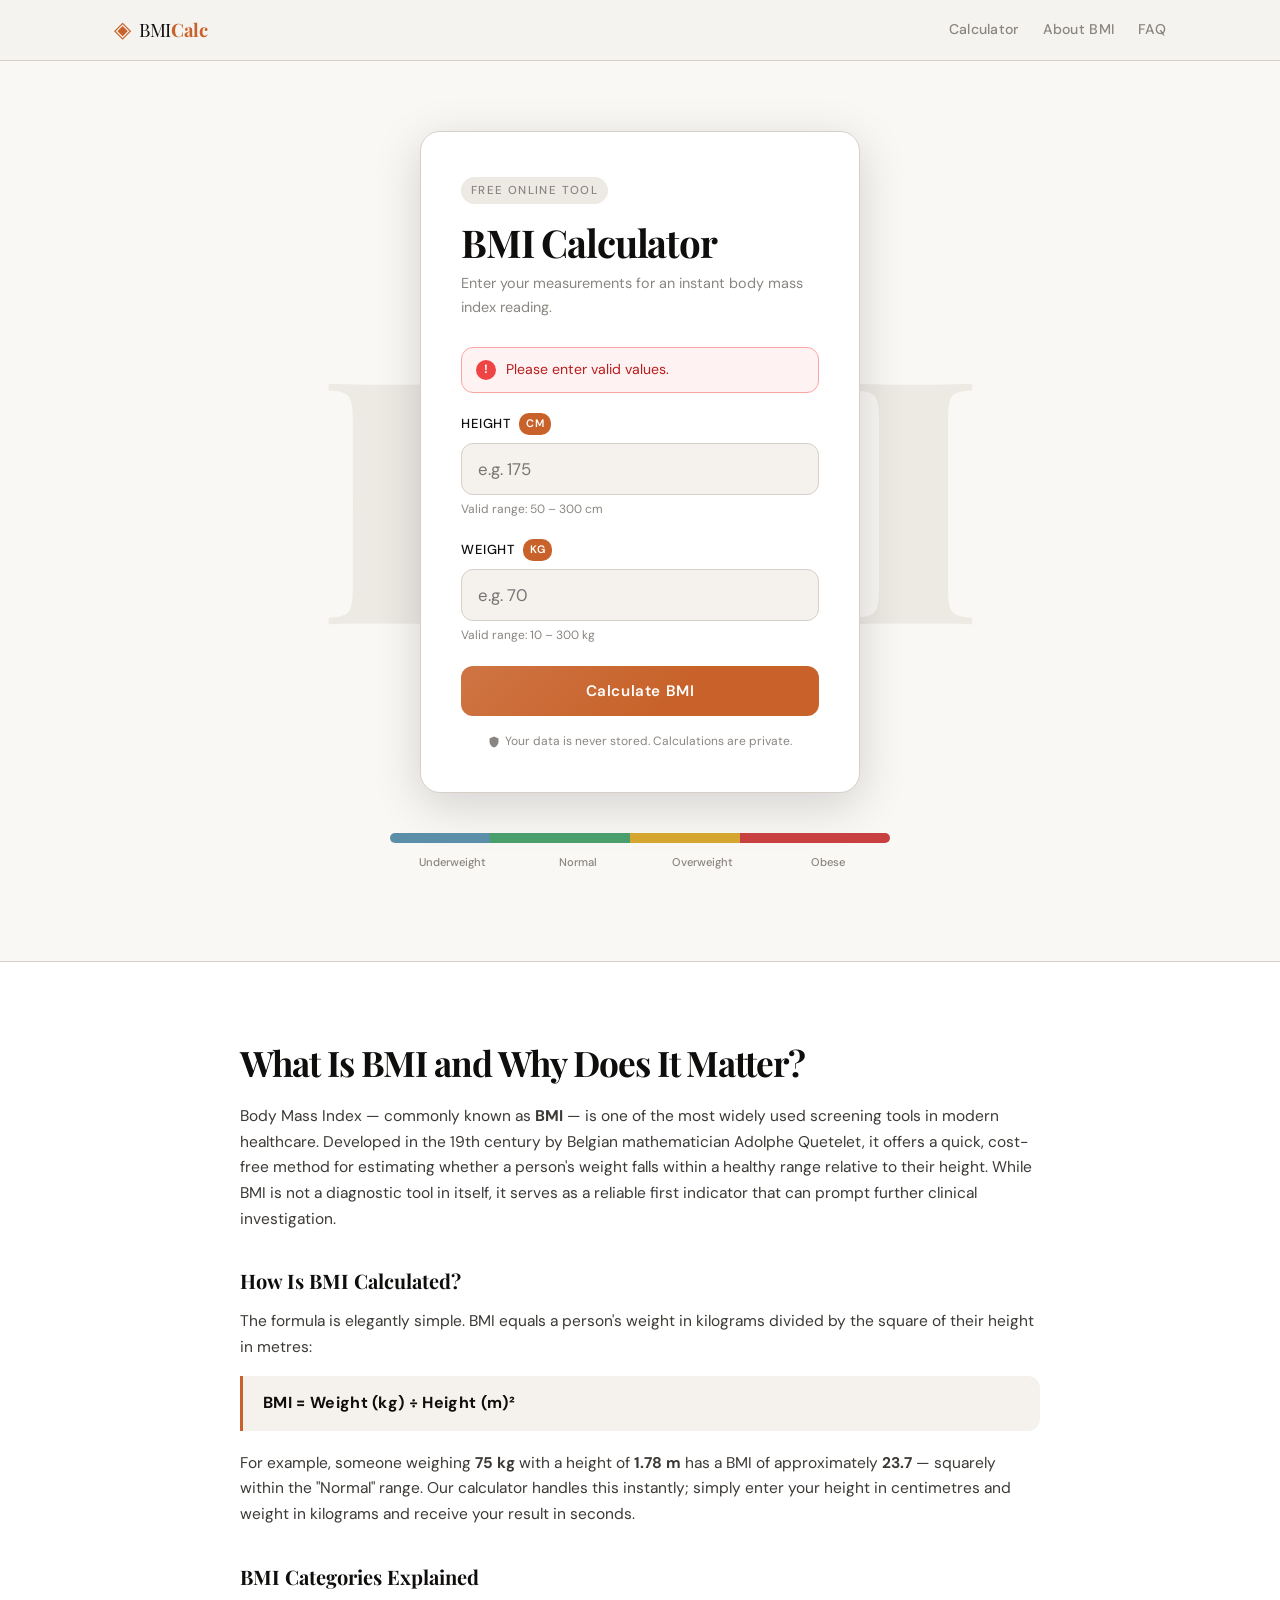
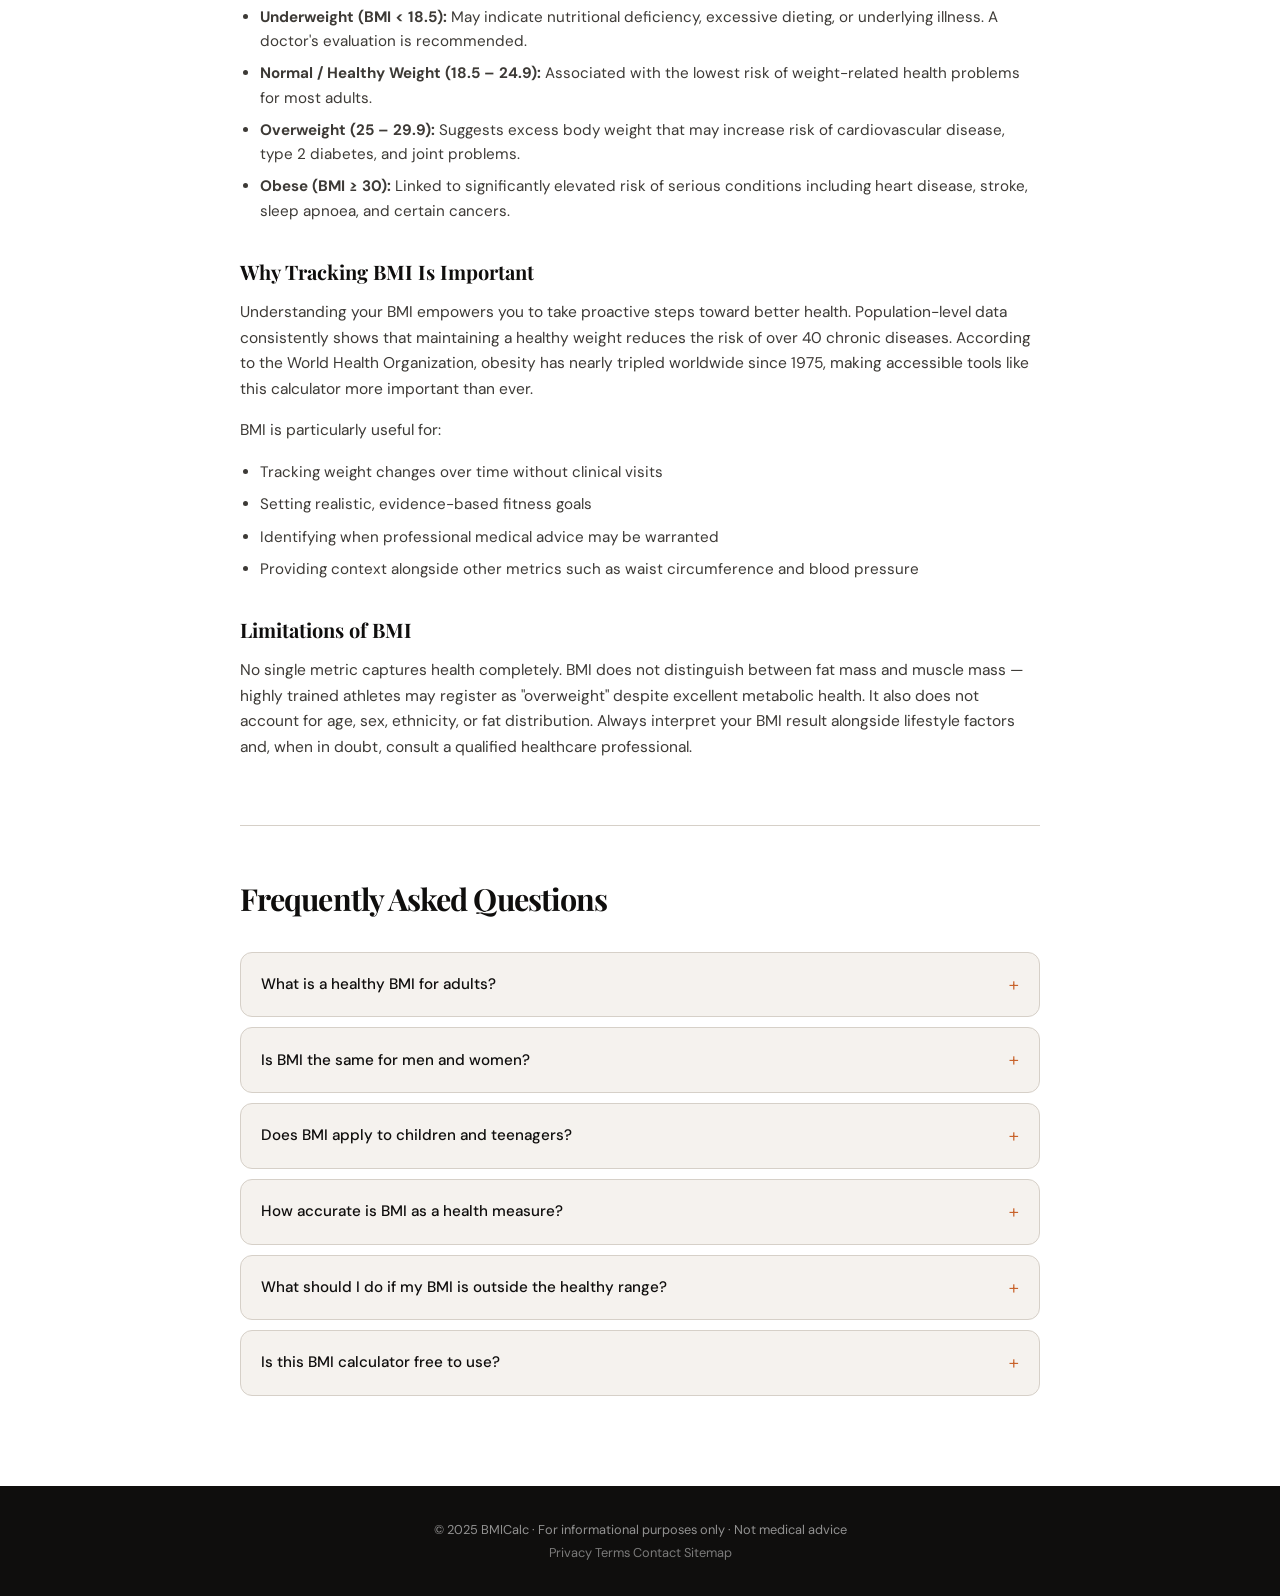
<file: index.html>
<!DOCTYPE html>
<html lang="en">
<head>
  <!-- ============================================================
       SEO META TAGS
       ============================================================ -->
  
  <script async src="https://pagead2.googlesyndication.com/pagead/js/adsbygoogle.js?client=ca-pub-6510553016832156"
     crossorigin="anonymous"></script>     
  <meta charset="UTF-8" />
  <meta name="keywords" content="BMI calculator, BMI India, BMI Bengali, free BMI calculator">
<link rel="canonical" href="https://bmi-calculator-no1.vercel.app/">
  <meta name="viewport" content="width=device-width, initial-scale=1.0" />
  <title>Free BMI Calculator Online – Instant Body Mass Index Check</title>
  <meta name="description" content="Use our free BMI calculator to instantly check your Body Mass Index. Enter your height and weight to get your BMI score and health category. Fast, accurate, and private." />
  <meta name="keywords" content="BMI calculator, body mass index, BMI checker, healthy weight, BMI chart, calculate BMI online" />
  <meta name="robots" content="index, follow" />
  <meta name="author" content="BMI Calculator" />
  <link rel="canonical" href="https://your-domain.com/" />
 <meta name="google-site-verification" content="m1uzNxzSzxL2R9a_wvh1OQazvN68VQB98Q0HU4GKK0U" />
  <!-- Open Graph -->
  <meta property="og:title" content="Free BMI Calculator Online" />
  <meta property="og:description" content="Calculate your Body Mass Index instantly. Free, fast, and accurate." />
  <meta property="og:type" content="website" />
  <meta property="og:url" content="https://your-domain.com/" />

  <!-- Structured Data: WebApplication -->
  <script type="application/ld+json">
  {
    "@context": "https://schema.org",
    "@type": "WebApplication",
    "name": "Free BMI Calculator",
    "url": "https://your-domain.com/",
    "description": "Calculate your Body Mass Index instantly with our free online BMI calculator.",
    "applicationCategory": "HealthApplication",
    "operatingSystem": "All"
  }
  </script>

  <!-- Structured Data: FAQ -->
  <script type="application/ld+json">
  {
    "@context": "https://schema.org",
    "@type": "FAQPage",
    "mainEntity": [
      {
        "@type": "Question",
        "name": "What is a healthy BMI?",
        "acceptedAnswer": {
          "@type": "Answer",
          "text": "A healthy BMI is between 18.5 and 24.9. Below 18.5 is underweight, 25–29.9 is overweight, and 30+ is considered obese."
        }
      },
      {
        "@type": "Question",
        "name": "How is BMI calculated?",
        "acceptedAnswer": {
          "@type": "Answer",
          "text": "BMI is calculated using the formula: BMI = weight (kg) / height (m)². For example, a person weighing 70 kg with a height of 1.75 m has a BMI of 22.86."
        }
      }
    ]
  }
  </script>

  <link rel="stylesheet" href="style.css" />
  <!-- Google Fonts: Chosen for editorial, distinctive feel -->
  <link rel="preconnect" href="https://fonts.googleapis.com" />
  <link href="https://fonts.googleapis.com/css2?family=Playfair+Display:wght@700;900&family=DM+Sans:wght@300;400;500&display=swap" rel="stylesheet" />
</head>
<body>

  <!-- ============================================================
       HEADER / HERO
       ============================================================ -->
  <header class="site-header" role="banner">
    <div class="header-inner">
      <div class="logo" aria-label="BMI Calculator Home">
        <span class="logo-icon">◈</span>
        <span class="logo-text">BMI<strong>Calc</strong></span>
      </div>
      <nav aria-label="Main navigation">
        <a href="#calculator">Calculator</a>
        <a href="#about">About BMI</a>
        <a href="#faq">FAQ</a>
      </nav>
    </div>
  </header>

  <main>

    <!-- ============================================================
         CALCULATOR SECTION
         ============================================================ -->
    <section class="hero-section" id="calculator" aria-labelledby="calc-heading">
      <div class="hero-bg-text" aria-hidden="true">BMI</div>

      <div class="calculator-card">
        <div class="card-label" aria-hidden="true">Free Online Tool</div>
        <h1 id="calc-heading">BMI Calculator</h1>
        <p class="card-subtitle">Enter your measurements for an instant body mass index reading.</p>

        <!-- Error Message -->
        <div class="error-banner" id="errorBanner" role="alert" aria-live="polite" hidden>
          <span class="error-icon">!</span>
          <span id="errorText">Please enter valid values.</span>
        </div>

        <div class="input-group">
          <label for="heightInput">
            Height
            <span class="unit-badge">cm</span>
          </label>
          <input
            type="number"
            id="heightInput"
            name="height"
            placeholder="e.g. 175"
            min="50"
            max="300"
            step="0.1"
            aria-describedby="heightHint"
            autocomplete="off"
          />
          <span class="input-hint" id="heightHint">Valid range: 50 – 300 cm</span>
        </div>

        <div class="input-group">
          <label for="weightInput">
            Weight
            <span class="unit-badge">kg</span>
          </label>
          <input
            type="number"
            id="weightInput"
            name="weight"
            placeholder="e.g. 70"
            min="10"
            max="300"
            step="0.1"
            aria-describedby="weightHint"
            autocomplete="off"
          />
          <span class="input-hint" id="weightHint">Valid range: 10 – 300 kg</span>
        </div>

        <!-- Submit Button -->
        <button
          type="button"
          id="calcBtn"
          class="calc-btn"
          aria-label="Calculate BMI"
        >
          <!-- Spinner (hidden by default) -->
          <span class="spinner" id="spinner" aria-hidden="true"></span>
          <span class="btn-text" id="btnText">Calculate BMI</span>
        </button>

        <p class="privacy-note">
          <svg width="12" height="12" viewBox="0 0 24 24" fill="currentColor" aria-hidden="true"><path d="M12 1L3 5v6c0 5.55 3.84 10.74 9 12 5.16-1.26 9-6.45 9-12V5l-9-4z"/></svg>
          Your data is never stored. Calculations are private.
        </p>
      </div>

      <!-- BMI Scale visual -->
      <div class="bmi-scale-visual" aria-label="BMI scale reference">
        <div class="scale-bar">
          <div class="scale-seg underweight" style="width:20%">
            <span>&lt;18.5</span>
          </div>
          <div class="scale-seg normal" style="width:28%">
            <span>18.5–24.9</span>
          </div>
          <div class="scale-seg overweight" style="width:22%">
            <span>25–29.9</span>
          </div>
          <div class="scale-seg obese" style="width:30%">
            <span>≥30</span>
          </div>
        </div>
        <div class="scale-labels">
          <span>Underweight</span>
          <span>Normal</span>
          <span>Overweight</span>
          <span>Obese</span>
        </div>
      </div>
    </section>

    <!-- ============================================================
         SEO ARTICLE SECTION
         ============================================================ -->
    <section class="content-section" id="about" aria-labelledby="about-heading">
      <div class="content-inner">

        <article class="seo-article">
          <h2 id="about-heading">What Is BMI and Why Does It Matter?</h2>

          <p>
            Body Mass Index — commonly known as <strong>BMI</strong> — is one of the most widely used
            screening tools in modern healthcare. Developed in the 19th century by Belgian mathematician
            Adolphe Quetelet, it offers a quick, cost-free method for estimating whether a person's
            weight falls within a healthy range relative to their height. While BMI is not a diagnostic
            tool in itself, it serves as a reliable first indicator that can prompt further clinical
            investigation.
          </p>

          <h3>How Is BMI Calculated?</h3>
          <p>
            The formula is elegantly simple. BMI equals a person's weight in kilograms divided by
            the square of their height in metres:
          </p>
          <div class="formula-block" aria-label="BMI formula">
            <strong>BMI = Weight (kg) ÷ Height (m)²</strong>
          </div>
          <p>
            For example, someone weighing <strong>75 kg</strong> with a height of <strong>1.78 m</strong>
            has a BMI of approximately <strong>23.7</strong> — squarely within the "Normal" range.
            Our calculator handles this instantly; simply enter your height in centimetres and weight
            in kilograms and receive your result in seconds.
          </p>

          <h3>BMI Categories Explained</h3>
          <ul>
            <li><strong>Underweight (BMI &lt; 18.5):</strong> May indicate nutritional deficiency, excessive dieting, or underlying illness. A doctor's evaluation is recommended.</li>
            <li><strong>Normal / Healthy Weight (18.5 – 24.9):</strong> Associated with the lowest risk of weight-related health problems for most adults.</li>
            <li><strong>Overweight (25 – 29.9):</strong> Suggests excess body weight that may increase risk of cardiovascular disease, type 2 diabetes, and joint problems.</li>
            <li><strong>Obese (BMI ≥ 30):</strong> Linked to significantly elevated risk of serious conditions including heart disease, stroke, sleep apnoea, and certain cancers.</li>
          </ul>

          <h3>Why Tracking BMI Is Important</h3>
          <p>
            Understanding your BMI empowers you to take proactive steps toward better health.
            Population-level data consistently shows that maintaining a healthy weight reduces the
            risk of over 40 chronic diseases. According to the World Health Organization, obesity
            has nearly tripled worldwide since 1975, making accessible tools like this calculator
            more important than ever.
          </p>
          <p>
            BMI is particularly useful for:
          </p>
          <ul>
            <li>Tracking weight changes over time without clinical visits</li>
            <li>Setting realistic, evidence-based fitness goals</li>
            <li>Identifying when professional medical advice may be warranted</li>
            <li>Providing context alongside other metrics such as waist circumference and blood pressure</li>
          </ul>

          <h3>Limitations of BMI</h3>
          <p>
            No single metric captures health completely. BMI does not distinguish between fat mass
            and muscle mass — highly trained athletes may register as "overweight" despite excellent
            metabolic health. It also does not account for age, sex, ethnicity, or fat distribution.
            Always interpret your BMI result alongside lifestyle factors and, when in doubt, consult
            a qualified healthcare professional.
          </p>
        </article>

        <!-- ============================================================
             FAQ SECTION
             ============================================================ -->
        <section class="faq-section" id="faq" aria-labelledby="faq-heading">
          <h2 id="faq-heading">Frequently Asked Questions</h2>

          <details class="faq-item">
            <summary>What is a healthy BMI for adults?</summary>
            <p>
              For most adults aged 18–65, a healthy BMI falls between <strong>18.5 and 24.9</strong>.
              This range is associated with the lowest risk of weight-related health conditions according
              to WHO guidelines. Athletes or those with high muscle mass may have a higher BMI while
              still being in excellent health.
            </p>
          </details>

          <details class="faq-item">
            <summary>Is BMI the same for men and women?</summary>
            <p>
              The standard BMI formula and categories are the same for adult men and women. However,
              women generally carry a higher proportion of body fat at any given BMI compared to men.
              Some clinicians use sex-adjusted interpretations, but the WHO scale (18.5–24.9 healthy)
              applies universally as a first-pass screening tool.
            </p>
          </details>

          <details class="faq-item">
            <summary>Does BMI apply to children and teenagers?</summary>
            <p>
              Standard adult BMI thresholds do not apply to children. For those under 18, paediatricians
              use <strong>BMI-for-age percentiles</strong>, which compare a child's BMI to growth
              reference data for their age and sex. Our calculator is designed for adults only.
            </p>
          </details>

          <details class="faq-item">
            <summary>How accurate is BMI as a health measure?</summary>
            <p>
              BMI is a useful <em>population-level screening tool</em> but has known limitations
              at the individual level. It cannot differentiate muscle from fat, does not reflect
              fat distribution (visceral vs. subcutaneous), and does not capture other metabolic
              markers. It should be used as one data point alongside waist circumference, blood
              pressure, cholesterol, and lifestyle factors.
            </p>
          </details>

          <details class="faq-item">
            <summary>What should I do if my BMI is outside the healthy range?</summary>
            <p>
              If your BMI is below 18.5 or above 24.9, consider consulting your GP or a registered
              dietitian for personalised guidance. Many factors influence healthy weight, including
              genetics, medications, and underlying conditions. Small, sustainable changes to diet
              and physical activity are generally more effective than rapid interventions.
            </p>
          </details>

          <details class="faq-item">
            <summary>Is this BMI calculator free to use?</summary>
            <p>
              Yes — completely free, with no account required. Your height and weight data is used
              only to perform the calculation and is never stored, logged, or shared with third parties.
            </p>
          </details>
        </section>

      </div><!-- /.content-inner -->
    </section>

  </main>

  <!-- ============================================================
       FOOTER
       ============================================================ -->
  <footer class="site-footer" role="contentinfo">
    <div class="footer-inner">
      <p>© 2025 BMICalc · For informational purposes only · Not medical advice</p>
      <p class="footer-links">
       <a href="privacy.html">Privacy</a>
       <a href="terms.html">Terms</a>
       <a href="contact.html">Contact</a>
       <a href="sitemap.xml">Sitemap</a>
      </p>
    </div>
  </footer>

  <script src="script.js"></script>
</body>
</html>
</file>
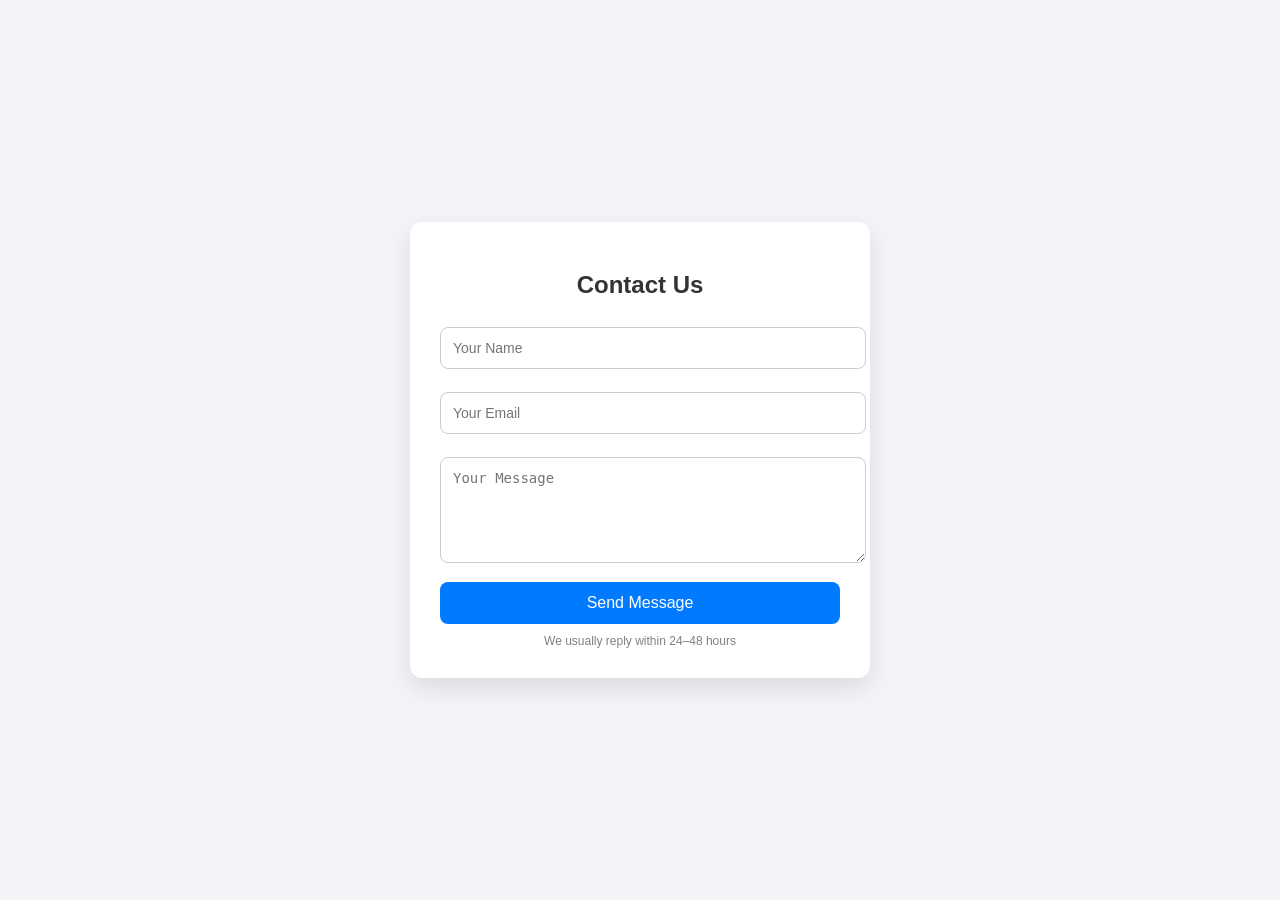
<file: contact.html>
<!DOCTYPE html>
<html lang="en">
<head>
  <meta charset="UTF-8">
  <meta name="viewport" content="width=device-width, initial-scale=1.0">
  <title>Contact Us</title>

  <style>
    body {
      margin: 0;
      padding: 0;
      height: 100vh;
      display: flex;
      justify-content: center;
      align-items: center;
      background: #f2f4f8;
      font-family: Arial, sans-serif;
    }

    .container {
      background: #fff;
      padding: 30px;
      width: 100%;
      max-width: 400px;
      border-radius: 12px;
      box-shadow: 0 10px 25px rgba(0,0,0,0.1);
    }

    h2 {
      text-align: center;
      margin-bottom: 20px;
      color: #333;
    }

    input, textarea {
      width: 100%;
      padding: 12px;
      margin: 8px 0 15px;
      border: 1px solid #ccc;
      border-radius: 8px;
      outline: none;
      font-size: 14px;
    }

    input:focus, textarea:focus {
      border-color: #007bff;
    }

    button {
      width: 100%;
      padding: 12px;
      background: #007bff;
      color: white;
      border: none;
      border-radius: 8px;
      font-size: 16px;
      cursor: pointer;
      transition: 0.3s;
    }

    button:hover {
      background: #0056b3;
    }

    .note {
      text-align: center;
      font-size: 12px;
      margin-top: 10px;
      color: gray;
    }
  </style>

</head>
<body>

  <div class="container">

    <h2>Contact Us</h2>

    <form action="https://formspree.io/f/xjgjkqlr" method="POST">

      <input type="text" name="name" placeholder="Your Name" required>

      <input type="email" name="email" placeholder="Your Email" required>

      <textarea name="message" rows="5" placeholder="Your Message" required></textarea>

      <button type="submit">Send Message</button>

    </form>

    <div class="note">
      We usually reply within 24–48 hours
    </div>

  </div>

</body>
</html>
</file>
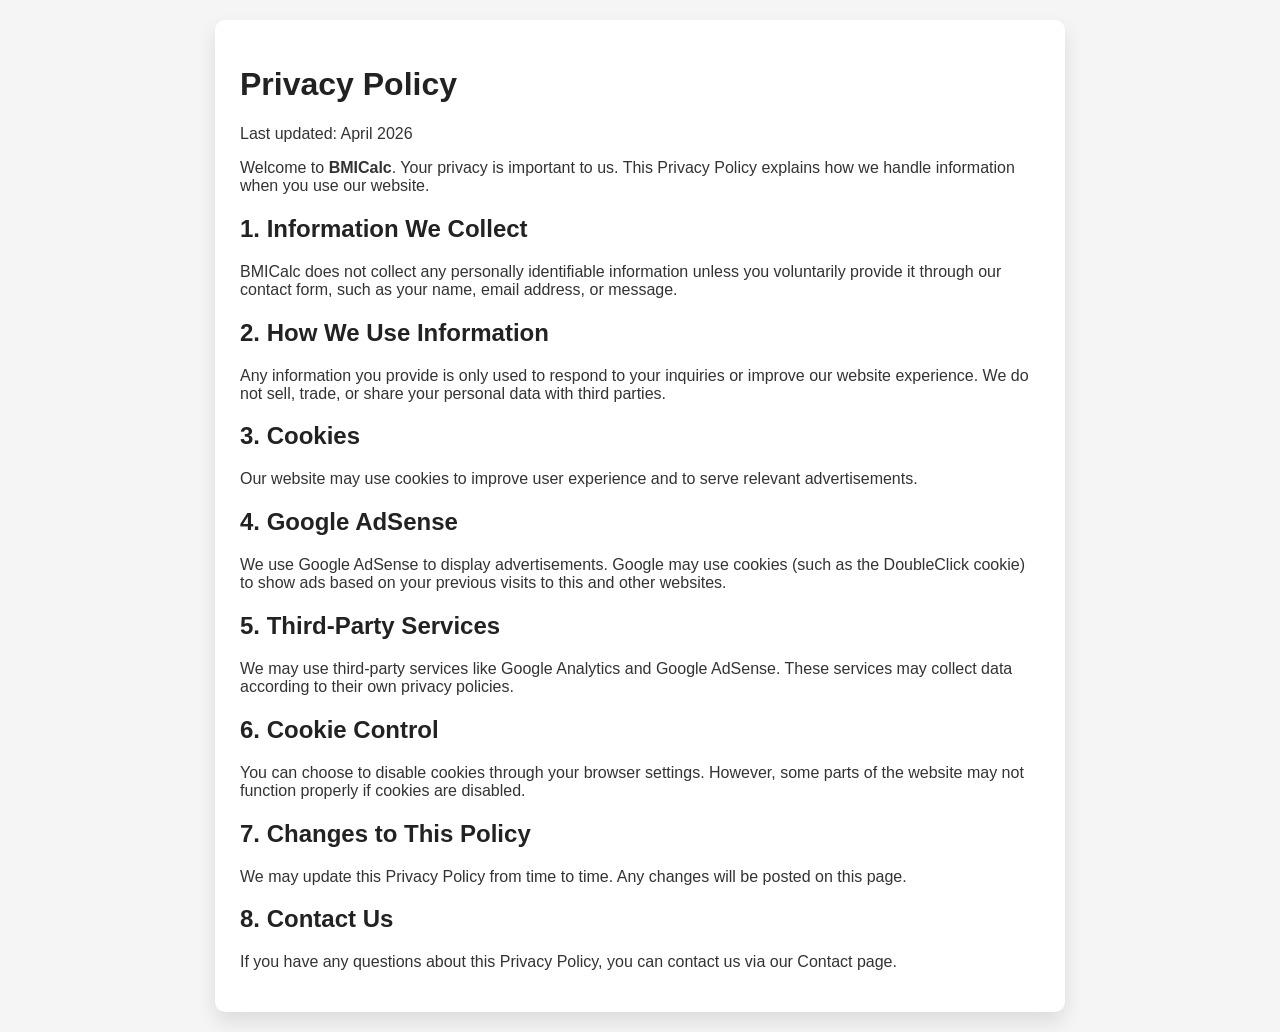
<file: privacy.html>
<!DOCTYPE html>
<html lang="en">
<head>
  <meta charset="UTF-8">
  <title>Privacy Policy - BMICalc</title>
  <meta name="viewport" content="width=device-width, initial-scale=1.0">

  <style>
    body {
      font-family: Arial, sans-serif;
      margin: 0;
      padding: 20px;
      background: #f5f5f5;
      color: #333;
    }

    .container {
      max-width: 800px;
      margin: auto;
      background: white;
      padding: 25px;
      border-radius: 10px;
      box-shadow: 0 10px 20px rgba(0,0,0,0.1);
    }

    h1, h2 {
      color: #222;
    }
  </style>
</head>

<body>

<div class="container">

  <h1>Privacy Policy</h1>

  <p>Last updated: April 2026</p>

  <p>
    Welcome to <strong>BMICalc</strong>. Your privacy is important to us. This Privacy Policy explains how we handle information when you use our website.
  </p>

  <h2>1. Information We Collect</h2>
  <p>
    BMICalc does not collect any personally identifiable information unless you voluntarily provide it through our contact form, such as your name, email address, or message.
  </p>

  <h2>2. How We Use Information</h2>
  <p>
    Any information you provide is only used to respond to your inquiries or improve our website experience. We do not sell, trade, or share your personal data with third parties.
  </p>

  <h2>3. Cookies</h2>
  <p>
    Our website may use cookies to improve user experience and to serve relevant advertisements.
  </p>

  <h2>4. Google AdSense</h2>
  <p>
    We use Google AdSense to display advertisements. Google may use cookies (such as the DoubleClick cookie) to show ads based on your previous visits to this and other websites.
  </p>

  <h2>5. Third-Party Services</h2>
  <p>
    We may use third-party services like Google Analytics and Google AdSense. These services may collect data according to their own privacy policies.
  </p>

  <h2>6. Cookie Control</h2>
  <p>
    You can choose to disable cookies through your browser settings. However, some parts of the website may not function properly if cookies are disabled.
  </p>

  <h2>7. Changes to This Policy</h2>
  <p>
    We may update this Privacy Policy from time to time. Any changes will be posted on this page.
  </p>

  <h2>8. Contact Us</h2>
  <p>
    If you have any questions about this Privacy Policy, you can contact us via our Contact page.
  </p>

</div>

</body>
</html>
</file>
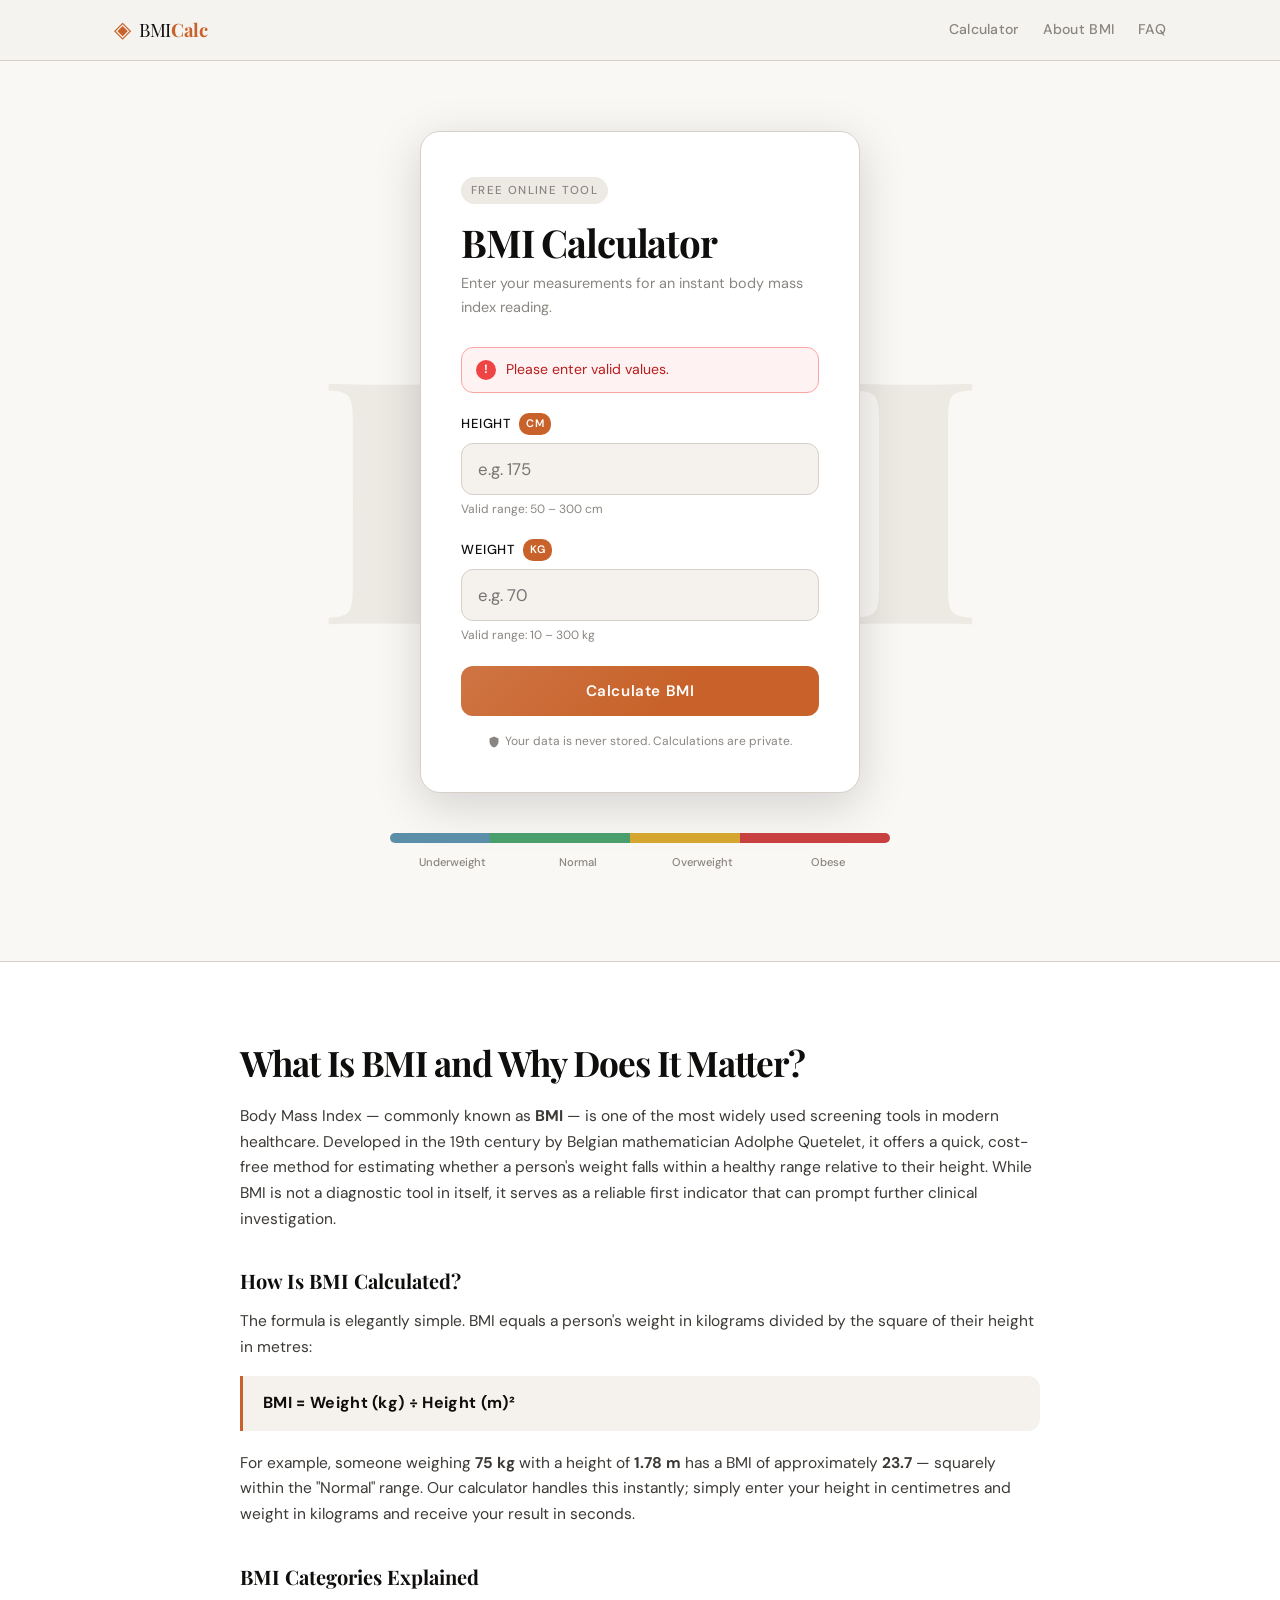
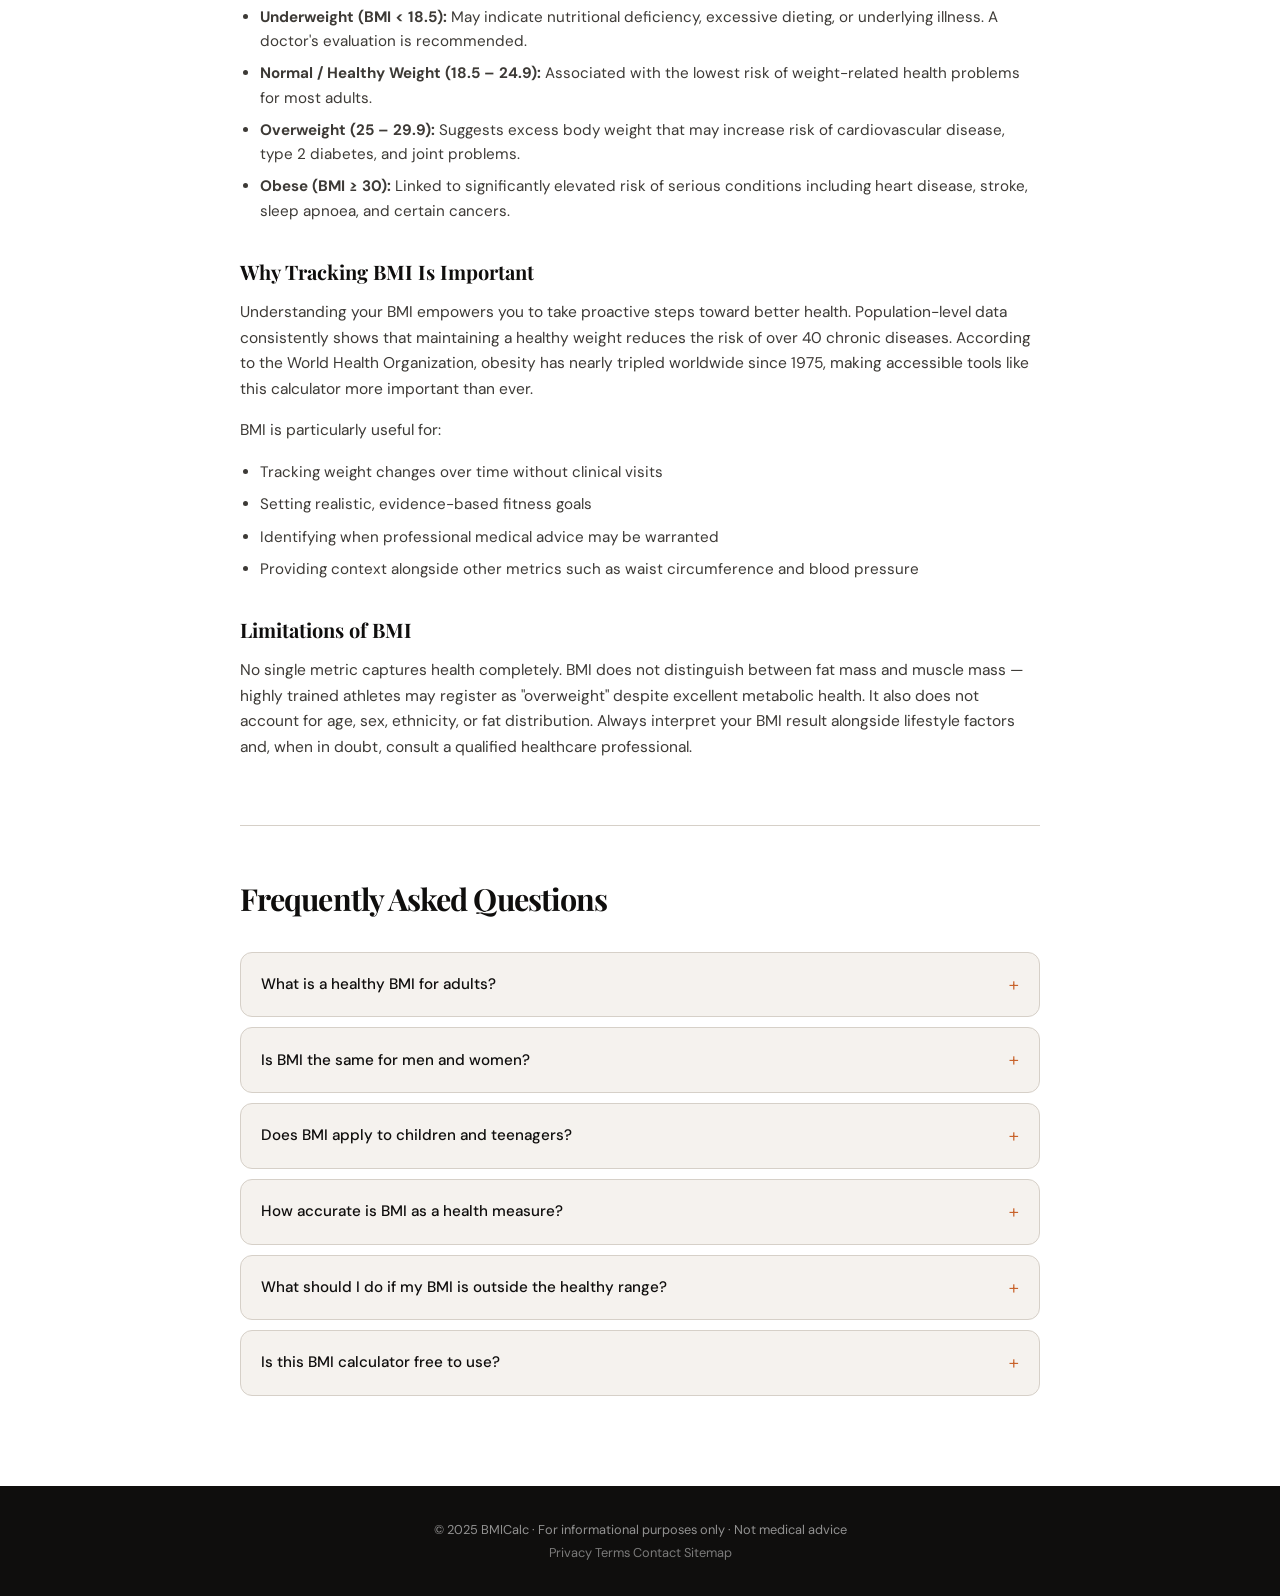
<file: result.html>
<!DOCTYPE html>
<html lang="en">
<head>
  <meta charset="UTF-8" />
  <link rel="canonical" href="https://bmi-calculator-no1.vercel.app/result" />

  <meta name="viewport" content="width=device-width, initial-scale=1.0" />
  <title>Your BMI Result – Free BMI Calculator</title>
  <meta name="description" content="View your BMI result and health category. Understand what your Body Mass Index means for your health." />
  <meta name="robots" content="noindex, follow" /><!-- Result pages shouldn't be indexed -->

  <link rel="stylesheet" href="style.css" />
  <link rel="preconnect" href="https://fonts.googleapis.com" />
  <link href="https://fonts.googleapis.com/css2?family=Playfair+Display:wght@700;900&family=DM+Sans:wght@300;400;500&display=swap" rel="stylesheet" />
</head>
<body class="result-page">

  <!-- ============================================================
       HEADER
       ============================================================ -->
  <header class="site-header" role="banner">
    <div class="header-inner">
      <a href="index.html" class="logo" aria-label="Back to BMI Calculator">
        <span class="logo-icon">◈</span>
        <span class="logo-text">BMI<strong>Calc</strong></span>
      </a>
      <nav aria-label="Main navigation">
        <a href="index.html">← Calculate Again</a>
      </nav>
    </div>
  </header>

  <main>

    <!-- ============================================================
         TOP AD BANNER
         ============================================================ -->
    <div class="ad-zone ad-top" role="complementary" aria-label="Advertisement">
      <div class="ad-placeholder">
        <span class="ad-label">Advertisement</span>
        <!-- Replace with your ad network tag, e.g. Google AdSense:
             <ins class="adsbygoogle" ...></ins>
        -->
        <div class="ad-demo-content">Your 728×90 Banner Ad Here</div>
      </div>
    </div>

    <!-- ============================================================
         RESULT HERO
         ============================================================ -->
    <section class="result-hero" aria-labelledby="result-heading">
      <div class="result-card" id="resultCard">

        <div class="result-header">
          <span class="result-label">Your Result</span>
          <h1 id="result-heading">BMI Score</h1>
        </div>

        <!-- Big BMI number -->
        <div class="bmi-display" id="bmiDisplay" aria-live="polite">
          <span class="bmi-number" id="bmiNumber">--</span>
          <div class="bmi-meta">
            <span class="bmi-category" id="bmiCategory">–</span>
            <span class="bmi-category-icon" id="categoryIcon" aria-hidden="true">○</span>
          </div>
        </div>

        <!-- Gauge bar -->
        <div class="gauge-container" role="img" id="gaugeContainer" aria-label="BMI gauge">
          <div class="gauge-track">
            <div class="gauge-fill" id="gaugeFill"></div>
            <div class="gauge-needle" id="gaugeNeedle" aria-hidden="true"></div>
          </div>
          <div class="gauge-ticks" aria-hidden="true">
            <span>10</span>
            <span>18.5</span>
            <span>25</span>
            <span>30</span>
            <span>40+</span>
          </div>
        </div>

        <!-- Health message -->
        <p class="health-message" id="healthMessage"></p>

        <!-- Action Buttons -->
        <div class="result-actions">
          <button
            type="button"
            id="downloadBtn"
            class="btn-primary"
            aria-label="Download BMI result as text file"
          >
            ↓ Download Result
          </button>
          <a href="index.html" class="btn-secondary" aria-label="Calculate BMI again">
            ↺ Calculate Again
          </a>
        </div>

      </div><!-- /.result-card -->
    </section>

    <!-- ============================================================
         MIDDLE AD SECTION
         ============================================================ -->
    <div class="ad-zone ad-middle" role="complementary" aria-label="Advertisement">
      <div class="ad-placeholder">
        <span class="ad-label">Advertisement</span>
        <!-- Replace with your ad network tag -->
        <div class="ad-demo-content">Your 300×250 Rectangle Ad Here</div>
      </div>
    </div>

    <!-- ============================================================
         CONTEXTUAL TIPS SECTION
         ============================================================ -->
    <section class="tips-section" aria-labelledby="tips-heading">
      <div class="content-inner">
        <h2 id="tips-heading">What's Next?</h2>
        <div class="tips-grid" id="tipsGrid">
          <!-- Populated by JS based on category -->
        </div>
      </div>
    </section>

    <!-- ============================================================
         BOTTOM AD SECTION
         ============================================================ -->
    <div class="ad-zone ad-bottom" role="complementary" aria-label="Advertisement">
      <div class="ad-placeholder">
        <span class="ad-label">Advertisement</span>
        <!-- Replace with your ad network tag -->
        <div class="ad-demo-content">Your 728×90 Footer Banner Ad Here</div>
      </div>
    </div>

  </main>

  <!-- ============================================================
       FOOTER
       ============================================================ -->
  <footer class="site-footer" role="contentinfo">
    <div class="footer-inner">
      <p>© 2025 BMICalc · For informational purposes only · Not medical advice</p>
      <p class="footer-links">
       <a href="privacy.html">Privacy</a>
       <a href="terms.html">Terms</a>
       <a href="contact.html">Contact</a>
      </p>
    </div>
  </footer>

  <script src="script.js"></script>
</body>
</html>
</file>
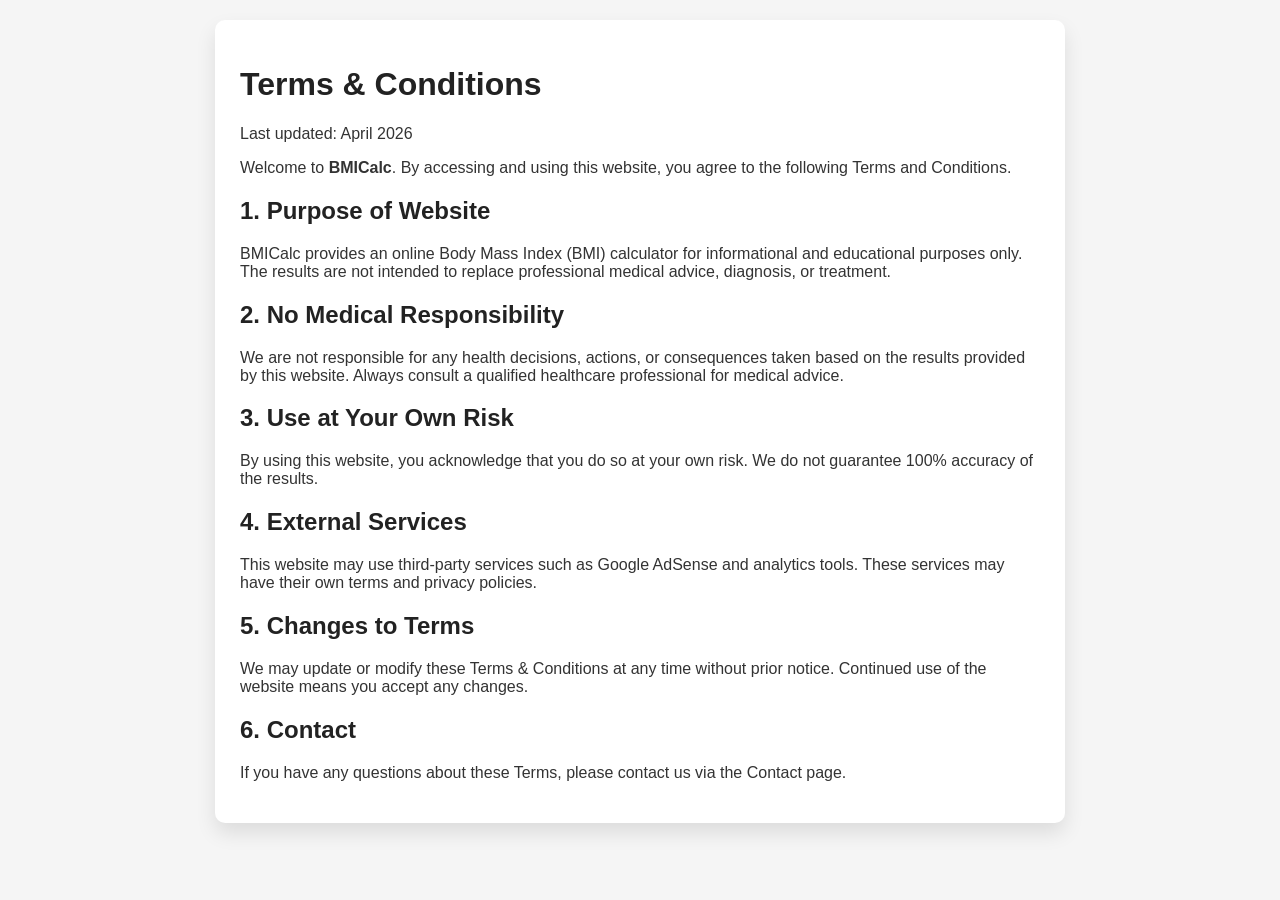
<file: terms.html>
<!DOCTYPE html>
<html lang="en">
<head>
  <meta charset="UTF-8">
  <title>Terms & Conditions - BMICalc</title>
  <meta name="viewport" content="width=device-width, initial-scale=1.0">

  <style>
    body {
      font-family: Arial, sans-serif;
      margin: 0;
      padding: 20px;
      background: #f5f5f5;
      color: #333;
    }

    .container {
      max-width: 800px;
      margin: auto;
      background: white;
      padding: 25px;
      border-radius: 10px;
      box-shadow: 0 10px 20px rgba(0,0,0,0.1);
    }

    h1, h2 {
      color: #222;
    }
  </style>
</head>

<body>

<div class="container">

  <h1>Terms & Conditions</h1>

  <p>Last updated: April 2026</p>

  <p>
    Welcome to <strong>BMICalc</strong>. By accessing and using this website, you agree to the following Terms and Conditions.
  </p>

  <h2>1. Purpose of Website</h2>
  <p>
    BMICalc provides an online Body Mass Index (BMI) calculator for informational and educational purposes only.
    The results are not intended to replace professional medical advice, diagnosis, or treatment.
  </p>

  <h2>2. No Medical Responsibility</h2>
  <p>
    We are not responsible for any health decisions, actions, or consequences taken based on the results provided by this website.
    Always consult a qualified healthcare professional for medical advice.
  </p>

  <h2>3. Use at Your Own Risk</h2>
  <p>
    By using this website, you acknowledge that you do so at your own risk. We do not guarantee 100% accuracy of the results.
  </p>

  <h2>4. External Services</h2>
  <p>
    This website may use third-party services such as Google AdSense and analytics tools.
    These services may have their own terms and privacy policies.
  </p>

  <h2>5. Changes to Terms</h2>
  <p>
    We may update or modify these Terms & Conditions at any time without prior notice.
    Continued use of the website means you accept any changes.
  </p>

  <h2>6. Contact</h2>
  <p>
    If you have any questions about these Terms, please contact us via the Contact page.
  </p>

</div>

</body>
</html>
</file>
<file: style.css>
/* ============================================================
   BMI CALCULATOR — STYLESHEET
   Design: Editorial / Refined Monochrome with Warm Accent
   Fonts: Playfair Display (headings) + DM Sans (body)
   ============================================================ */

/* ── DESIGN TOKENS ─────────────────────────────────────────── */
:root {
  --ink:        #0f0e0d;
  --paper:      #f5f2ee;
  --paper-2:    #ede9e3;
  --cream:      #faf8f5;
  --accent:     #c8622a;        /* warm terracotta */
  --accent-lt:  #e8845a;
  --accent-dk:  #9a4a1e;
  --muted:      #8a8580;
  --border:     #d6d0c8;
  --white:      #ffffff;

  /* category colours */
  --c-under:    #5b8fa8;
  --c-normal:   #4a9e6b;
  --c-over:     #d4a630;
  --c-obese:    #c84040;

  --radius:     12px;
  --radius-lg:  20px;
  --shadow:     0 4px 24px rgba(15,14,13,0.10);
  --shadow-lg:  0 12px 48px rgba(15,14,13,0.16);

  --font-display: 'Playfair Display', Georgia, serif;
  --font-body:    'DM Sans', system-ui, sans-serif;

  --trans: 0.22s cubic-bezier(0.4, 0, 0.2, 1);
}

/* ── RESET & BASE ───────────────────────────────────────────── */
*, *::before, *::after {
  box-sizing: border-box;
  margin: 0;
  padding: 0;
}

html {
  scroll-behavior: smooth;
  font-size: 16px;
}

body {
  font-family: var(--font-body);
  background-color: var(--cream);
  color: var(--ink);
  line-height: 1.65;
  -webkit-font-smoothing: antialiased;
}

img, svg { display: block; max-width: 100%; }
a { color: var(--accent); text-decoration: none; }
a:hover { text-decoration: underline; }
button { cursor: pointer; font-family: var(--font-body); }

/* ── HEADER ─────────────────────────────────────────────────── */
.site-header {
  position: sticky;
  top: 0;
  z-index: 100;
  background: rgba(245,242,238,0.92);
  backdrop-filter: blur(12px);
  border-bottom: 1px solid var(--border);
}

.header-inner {
  max-width: 1100px;
  margin: 0 auto;
  padding: 0 24px;
  height: 60px;
  display: flex;
  align-items: center;
  justify-content: space-between;
}

.logo {
  display: flex;
  align-items: center;
  gap: 8px;
  text-decoration: none;
  color: var(--ink);
}

.logo-icon {
  font-size: 1.4rem;
  color: var(--accent);
  line-height: 1;
}

.logo-text {
  font-family: var(--font-display);
  font-size: 1.15rem;
  letter-spacing: -0.02em;
}

.logo-text strong { color: var(--accent); }

nav {
  display: flex;
  gap: 24px;
}

nav a {
  font-size: 0.88rem;
  font-weight: 500;
  color: var(--muted);
  letter-spacing: 0.02em;
  transition: color var(--trans);
}

nav a:hover { color: var(--accent); text-decoration: none; }

/* ── HERO / CALCULATOR SECTION ──────────────────────────────── */
.hero-section {
  min-height: 100vh;
  display: flex;
  flex-direction: column;
  align-items: center;
  justify-content: center;
  padding: 60px 24px 80px;
  position: relative;
  overflow: hidden;
}

/* Large decorative background text */
.hero-bg-text {
  position: absolute;
  font-family: var(--font-display);
  font-size: clamp(140px, 30vw, 340px);
  font-weight: 900;
  color: var(--paper-2);
  letter-spacing: -0.06em;
  top: 50%;
  left: 50%;
  transform: translate(-50%, -55%);
  user-select: none;
  pointer-events: none;
  z-index: 0;
}

/* ── CALCULATOR CARD ────────────────────────────────────────── */
.calculator-card {
  position: relative;
  z-index: 1;
  background: var(--white);
  border: 1px solid var(--border);
  border-radius: var(--radius-lg);
  padding: 44px 40px 40px;
  width: 100%;
  max-width: 440px;
  box-shadow: var(--shadow-lg);
  animation: cardIn 0.6s cubic-bezier(0.22, 1, 0.36, 1) both;
}

@keyframes cardIn {
  from { opacity: 0; transform: translateY(28px); }
  to   { opacity: 1; transform: translateY(0); }
}

.card-label {
  display: inline-block;
  background: var(--paper-2);
  color: var(--muted);
  font-size: 0.72rem;
  font-weight: 500;
  letter-spacing: 0.12em;
  text-transform: uppercase;
  padding: 4px 10px;
  border-radius: 20px;
  margin-bottom: 16px;
}

.calculator-card h1 {
  font-family: var(--font-display);
  font-size: clamp(1.8rem, 5vw, 2.4rem);
  line-height: 1.15;
  letter-spacing: -0.03em;
  color: var(--ink);
  margin-bottom: 8px;
}

.card-subtitle {
  color: var(--muted);
  font-size: 0.9rem;
  margin-bottom: 28px;
}

/* Error Banner */
.error-banner {
  display: flex;
  align-items: center;
  gap: 10px;
  background: #fef2f2;
  border: 1px solid #fca5a5;
  color: #b91c1c;
  border-radius: var(--radius);
  padding: 10px 14px;
  font-size: 0.88rem;
  margin-bottom: 20px;
  animation: shakeX 0.4s ease;
}

@keyframes shakeX {
  0%,100% { transform: translateX(0); }
  20%      { transform: translateX(-6px); }
  40%      { transform: translateX(6px); }
  60%      { transform: translateX(-4px); }
  80%      { transform: translateX(4px); }
}

.error-icon {
  width: 20px;
  height: 20px;
  background: #ef4444;
  color: white;
  border-radius: 50%;
  display: flex;
  align-items: center;
  justify-content: center;
  font-weight: 700;
  font-size: 0.75rem;
  flex-shrink: 0;
}

/* Input Groups */
.input-group {
  margin-bottom: 20px;
}

.input-group label {
  display: flex;
  align-items: center;
  gap: 8px;
  font-size: 0.82rem;
  font-weight: 500;
  color: var(--ink);
  letter-spacing: 0.04em;
  text-transform: uppercase;
  margin-bottom: 8px;
}

.unit-badge {
  background: var(--accent);
  color: white;
  font-size: 0.68rem;
  font-weight: 600;
  padding: 2px 7px;
  border-radius: 10px;
  letter-spacing: 0.06em;
}

.input-group input {
  width: 100%;
  padding: 14px 16px;
  border: 1.5px solid var(--border);
  border-radius: var(--radius);
  font-family: var(--font-body);
  font-size: 1.05rem;
  color: var(--ink);
  background: var(--paper);
  transition: border-color var(--trans), box-shadow var(--trans), background var(--trans);
  outline: none;
  -moz-appearance: textfield;
}

.input-group input::-webkit-inner-spin-button,
.input-group input::-webkit-outer-spin-button { -webkit-appearance: none; }

.input-group input:focus {
  border-color: var(--accent);
  background: var(--white);
  box-shadow: 0 0 0 3px rgba(200, 98, 42, 0.12);
}

.input-group input.input-error {
  border-color: #ef4444;
  box-shadow: 0 0 0 3px rgba(239,68,68,0.1);
}

.input-hint {
  display: block;
  font-size: 0.75rem;
  color: var(--muted);
  margin-top: 5px;
}

/* ── CALCULATE BUTTON ───────────────────────────────────────── */
.calc-btn {
  width: 100%;
  padding: 15px;
  background: var(--accent);
  color: white;
  border: none;
  border-radius: var(--radius);
  font-size: 0.95rem;
  font-weight: 600;
  letter-spacing: 0.04em;
  display: flex;
  align-items: center;
  justify-content: center;
  gap: 10px;
  margin-top: 8px;
  transition: background var(--trans), transform var(--trans), box-shadow var(--trans);
  position: relative;
  overflow: hidden;
}

.calc-btn::after {
  content: '';
  position: absolute;
  inset: 0;
  background: linear-gradient(135deg, rgba(255,255,255,0.12) 0%, transparent 60%);
  pointer-events: none;
}

.calc-btn:hover {
  background: var(--accent-dk);
  transform: translateY(-1px);
  box-shadow: 0 6px 20px rgba(200,98,42,0.35);
}

.calc-btn:active { transform: translateY(0); box-shadow: none; }

.calc-btn:disabled {
  background: var(--border);
  color: var(--muted);
  cursor: not-allowed;
  transform: none;
  box-shadow: none;
}

/* ── LOADING SPINNER ────────────────────────────────────────── */
.spinner {
  display: none; /* hidden by default */
  width: 18px;
  height: 18px;
  border: 2.5px solid rgba(255,255,255,0.35);
  border-top-color: white;
  border-radius: 50%;
  animation: spin 0.7s linear infinite;
  flex-shrink: 0;
}

.spinner.visible { display: block; }

@keyframes spin {
  to { transform: rotate(360deg); }
}

.privacy-note {
  display: flex;
  align-items: center;
  gap: 5px;
  font-size: 0.75rem;
  color: var(--muted);
  text-align: center;
  justify-content: center;
  margin-top: 16px;
}

/* ── BMI SCALE VISUAL ───────────────────────────────────────── */
.bmi-scale-visual {
  position: relative;
  z-index: 1;
  margin-top: 40px;
  width: 100%;
  max-width: 500px;
  animation: cardIn 0.6s 0.15s cubic-bezier(0.22, 1, 0.36, 1) both;
}

.scale-bar {
  display: flex;
  height: 10px;
  border-radius: 6px;
  overflow: hidden;
  box-shadow: inset 0 1px 3px rgba(0,0,0,0.1);
}

.scale-seg {
  display: flex;
  align-items: center;
  justify-content: center;
  position: relative;
}

.scale-seg span {
  position: absolute;
  top: -22px;
  font-size: 0.6rem;
  font-weight: 500;
  color: var(--muted);
  white-space: nowrap;
}

.scale-seg.underweight { background: var(--c-under); }
.scale-seg.normal      { background: var(--c-normal); }
.scale-seg.overweight  { background: var(--c-over); }
.scale-seg.obese       { background: var(--c-obese); }

.scale-labels {
  display: flex;
  justify-content: space-between;
  margin-top: 10px;
}

.scale-labels span {
  font-size: 0.7rem;
  color: var(--muted);
  font-weight: 500;
  flex: 1;
  text-align: center;
}

/* ── SEO CONTENT SECTION ────────────────────────────────────── */
.content-section {
  background: var(--white);
  border-top: 1px solid var(--border);
  padding: 80px 24px;
}

.content-inner {
  max-width: 800px;
  margin: 0 auto;
}

.seo-article h2 {
  font-family: var(--font-display);
  font-size: clamp(1.6rem, 4vw, 2.2rem);
  letter-spacing: -0.03em;
  line-height: 1.2;
  margin-bottom: 20px;
  color: var(--ink);
}

.seo-article h3 {
  font-family: var(--font-display);
  font-size: 1.25rem;
  margin: 32px 0 12px;
  color: var(--ink);
}

.seo-article p {
  color: #3d3a36;
  font-size: 0.97rem;
  margin-bottom: 16px;
}

.seo-article ul {
  padding-left: 20px;
  margin-bottom: 20px;
}

.seo-article ul li {
  color: #3d3a36;
  font-size: 0.95rem;
  margin-bottom: 8px;
  line-height: 1.6;
}

.formula-block {
  background: var(--paper);
  border-left: 3px solid var(--accent);
  border-radius: 0 var(--radius) var(--radius) 0;
  padding: 14px 20px;
  font-size: 1rem;
  color: var(--ink);
  margin: 16px 0 20px;
  letter-spacing: 0.02em;
}

/* ── FAQ ─────────────────────────────────────────────────────── */
.faq-section {
  margin-top: 64px;
  padding-top: 48px;
  border-top: 1px solid var(--border);
}

.faq-section h2 {
  font-family: var(--font-display);
  font-size: clamp(1.4rem, 3.5vw, 1.9rem);
  letter-spacing: -0.03em;
  margin-bottom: 28px;
  color: var(--ink);
}

.faq-item {
  border: 1px solid var(--border);
  border-radius: var(--radius);
  margin-bottom: 10px;
  overflow: hidden;
  background: var(--paper);
  transition: box-shadow var(--trans);
}

.faq-item:hover { box-shadow: 0 2px 12px rgba(0,0,0,0.07); }
.faq-item[open] { background: var(--white); }

.faq-item summary {
  padding: 16px 20px;
  font-weight: 500;
  font-size: 0.95rem;
  cursor: pointer;
  list-style: none;
  display: flex;
  justify-content: space-between;
  align-items: center;
  user-select: none;
  color: var(--ink);
}

.faq-item summary::-webkit-details-marker { display: none; }

.faq-item summary::after {
  content: '+';
  font-size: 1.2rem;
  color: var(--accent);
  font-weight: 300;
  transition: transform var(--trans);
}

.faq-item[open] summary::after { transform: rotate(45deg); }

.faq-item p {
  padding: 0 20px 16px;
  font-size: 0.9rem;
  color: #555;
  line-height: 1.7;
}

/* ── RESULT PAGE ─────────────────────────────────────────────── */
.result-page {
  background: var(--paper);
}

.result-hero {
  padding: 40px 24px 60px;
  display: flex;
  justify-content: center;
}

.result-card {
  background: var(--white);
  border: 1px solid var(--border);
  border-radius: var(--radius-lg);
  padding: 44px 40px;
  width: 100%;
  max-width: 500px;
  box-shadow: var(--shadow-lg);
  animation: cardIn 0.5s cubic-bezier(0.22, 1, 0.36, 1) both;
}

.result-header {
  margin-bottom: 32px;
}

.result-label {
  display: inline-block;
  background: var(--paper-2);
  color: var(--muted);
  font-size: 0.72rem;
  font-weight: 500;
  letter-spacing: 0.12em;
  text-transform: uppercase;
  padding: 4px 10px;
  border-radius: 20px;
  margin-bottom: 8px;
}

.result-card h1 {
  font-family: var(--font-display);
  font-size: 2rem;
  letter-spacing: -0.03em;
}

/* Big BMI display */
.bmi-display {
  display: flex;
  align-items: flex-end;
  gap: 16px;
  margin-bottom: 32px;
}

.bmi-number {
  font-family: var(--font-display);
  font-size: clamp(3rem, 14vw, 5rem);
  font-weight: 900;
  letter-spacing: -0.04em;
  line-height: 1;
  color: var(--ink);
  transition: color 0.4s;
}

.bmi-meta {
  display: flex;
  flex-direction: column;
  padding-bottom: 8px;
  gap: 4px;
}

.bmi-category {
  font-size: 1.1rem;
  font-weight: 600;
  color: var(--ink);
  transition: color 0.4s;
}

.bmi-category-icon {
  font-size: 1.4rem;
  transition: color 0.4s;
}

/* Colour theming per category */
.result-card.cat-underweight .bmi-number,
.result-card.cat-underweight .bmi-category,
.result-card.cat-underweight .bmi-category-icon { color: var(--c-under); }

.result-card.cat-normal .bmi-number,
.result-card.cat-normal .bmi-category,
.result-card.cat-normal .bmi-category-icon { color: var(--c-normal); }

.result-card.cat-overweight .bmi-number,
.result-card.cat-overweight .bmi-category,
.result-card.cat-overweight .bmi-category-icon { color: var(--c-over); }

.result-card.cat-obese .bmi-number,
.result-card.cat-obese .bmi-category,
.result-card.cat-obese .bmi-category-icon { color: var(--c-obese); }

/* Gauge */
.gauge-container { margin-bottom: 28px; }

.gauge-track {
  height: 10px;
  border-radius: 6px;
  background: var(--paper-2);
  position: relative;
  overflow: visible;
}

.gauge-fill {
  height: 100%;
  border-radius: 6px;
  background: linear-gradient(90deg, var(--c-under), var(--c-normal), var(--c-over), var(--c-obese));
  width: 0;
  transition: width 1s cubic-bezier(0.22,1,0.36,1);
  background-size: 400px 100%;
}

.gauge-needle {
  position: absolute;
  top: -5px;
  width: 4px;
  height: 20px;
  background: var(--ink);
  border-radius: 2px;
  transform: translateX(-50%);
  left: 0;
  transition: left 1s cubic-bezier(0.22,1,0.36,1);
  box-shadow: 0 1px 4px rgba(0,0,0,0.2);
}

.gauge-ticks {
  display: flex;
  justify-content: space-between;
  margin-top: 6px;
}

.gauge-ticks span {
  font-size: 0.68rem;
  color: var(--muted);
}

.health-message {
  font-size: 0.9rem;
  color: var(--muted);
  background: var(--paper);
  border-radius: var(--radius);
  padding: 14px 16px;
  margin-bottom: 28px;
  line-height: 1.6;
  border: 1px solid var(--border);
}

/* Result Action Buttons */
.result-actions {
  display: flex;
  gap: 12px;
}

.btn-primary {
  flex: 1;
  padding: 13px;
  background: var(--accent);
  color: white;
  border: none;
  border-radius: var(--radius);
  font-size: 0.9rem;
  font-weight: 600;
  letter-spacing: 0.03em;
  transition: background var(--trans), transform var(--trans), box-shadow var(--trans);
}

.btn-primary:hover {
  background: var(--accent-dk);
  transform: translateY(-1px);
  box-shadow: 0 5px 16px rgba(200,98,42,0.3);
}

.btn-secondary {
  flex: 1;
  padding: 13px;
  background: var(--paper);
  color: var(--ink);
  border: 1.5px solid var(--border);
  border-radius: var(--radius);
  font-size: 0.9rem;
  font-weight: 500;
  text-align: center;
  transition: background var(--trans), transform var(--trans);
  display: flex;
  align-items: center;
  justify-content: center;
}

.btn-secondary:hover {
  background: var(--paper-2);
  transform: translateY(-1px);
  text-decoration: none;
}

/* ── AD ZONES ────────────────────────────────────────────────── */
.ad-zone {
  display: flex;
  justify-content: center;
  padding: 16px 24px;
}

.ad-placeholder {
  border: 2px dashed var(--border);
  border-radius: var(--radius);
  background: var(--paper);
  display: flex;
  flex-direction: column;
  align-items: center;
  justify-content: center;
  gap: 6px;
  min-height: 100px;
  position: relative;
}

.ad-top .ad-placeholder,
.ad-bottom .ad-placeholder {
  width: 100%;
  max-width: 728px;
  min-height: 90px;
}

.ad-middle .ad-placeholder {
  width: 300px;
  min-height: 250px;
}

.ad-label {
  font-size: 0.65rem;
  text-transform: uppercase;
  letter-spacing: 0.12em;
  color: var(--muted);
  position: absolute;
  top: 6px;
  left: 10px;
}

.ad-demo-content {
  font-size: 0.8rem;
  color: var(--muted);
  font-style: italic;
}

/* ── TIPS SECTION ────────────────────────────────────────────── */
.tips-section {
  padding: 60px 24px;
  background: var(--white);
  border-top: 1px solid var(--border);
}

.tips-section h2 {
  font-family: var(--font-display);
  font-size: 1.6rem;
  letter-spacing: -0.03em;
  margin-bottom: 28px;
  color: var(--ink);
}

.tips-grid {
  display: grid;
  grid-template-columns: repeat(auto-fit, minmax(200px, 1fr));
  gap: 16px;
}

.tip-card {
  background: var(--paper);
  border: 1px solid var(--border);
  border-radius: var(--radius);
  padding: 20px;
}

.tip-card .tip-icon {
  font-size: 1.6rem;
  margin-bottom: 10px;
}

.tip-card h3 {
  font-size: 0.9rem;
  font-weight: 600;
  margin-bottom: 6px;
  color: var(--ink);
}

.tip-card p {
  font-size: 0.82rem;
  color: var(--muted);
  line-height: 1.5;
}

/* ── FOOTER ──────────────────────────────────────────────────── */
.site-footer {
  background: var(--ink);
  color: rgba(255,255,255,0.55);
  padding: 32px 24px;
  text-align: center;
  font-size: 0.8rem;
  line-height: 1.8;
}

.footer-links a {
  color: rgba(255,255,255,0.45);
  transition: color var(--trans);
}

.footer-links a:hover {
  color: rgba(255,255,255,0.8);
  text-decoration: none;
}

/* ── RESPONSIVE ──────────────────────────────────────────────── */
@media (max-width: 640px) {
  .calculator-card, .result-card { padding: 32px 24px; }
  .header-inner nav a:not(:last-child) { display: none; }
  .result-actions { flex-direction: column; }
  .bmi-scale-visual .scale-seg span { display: none; }
}

@media (max-width: 400px) {
  .calculator-card { padding: 28px 18px; }
}
</file>
